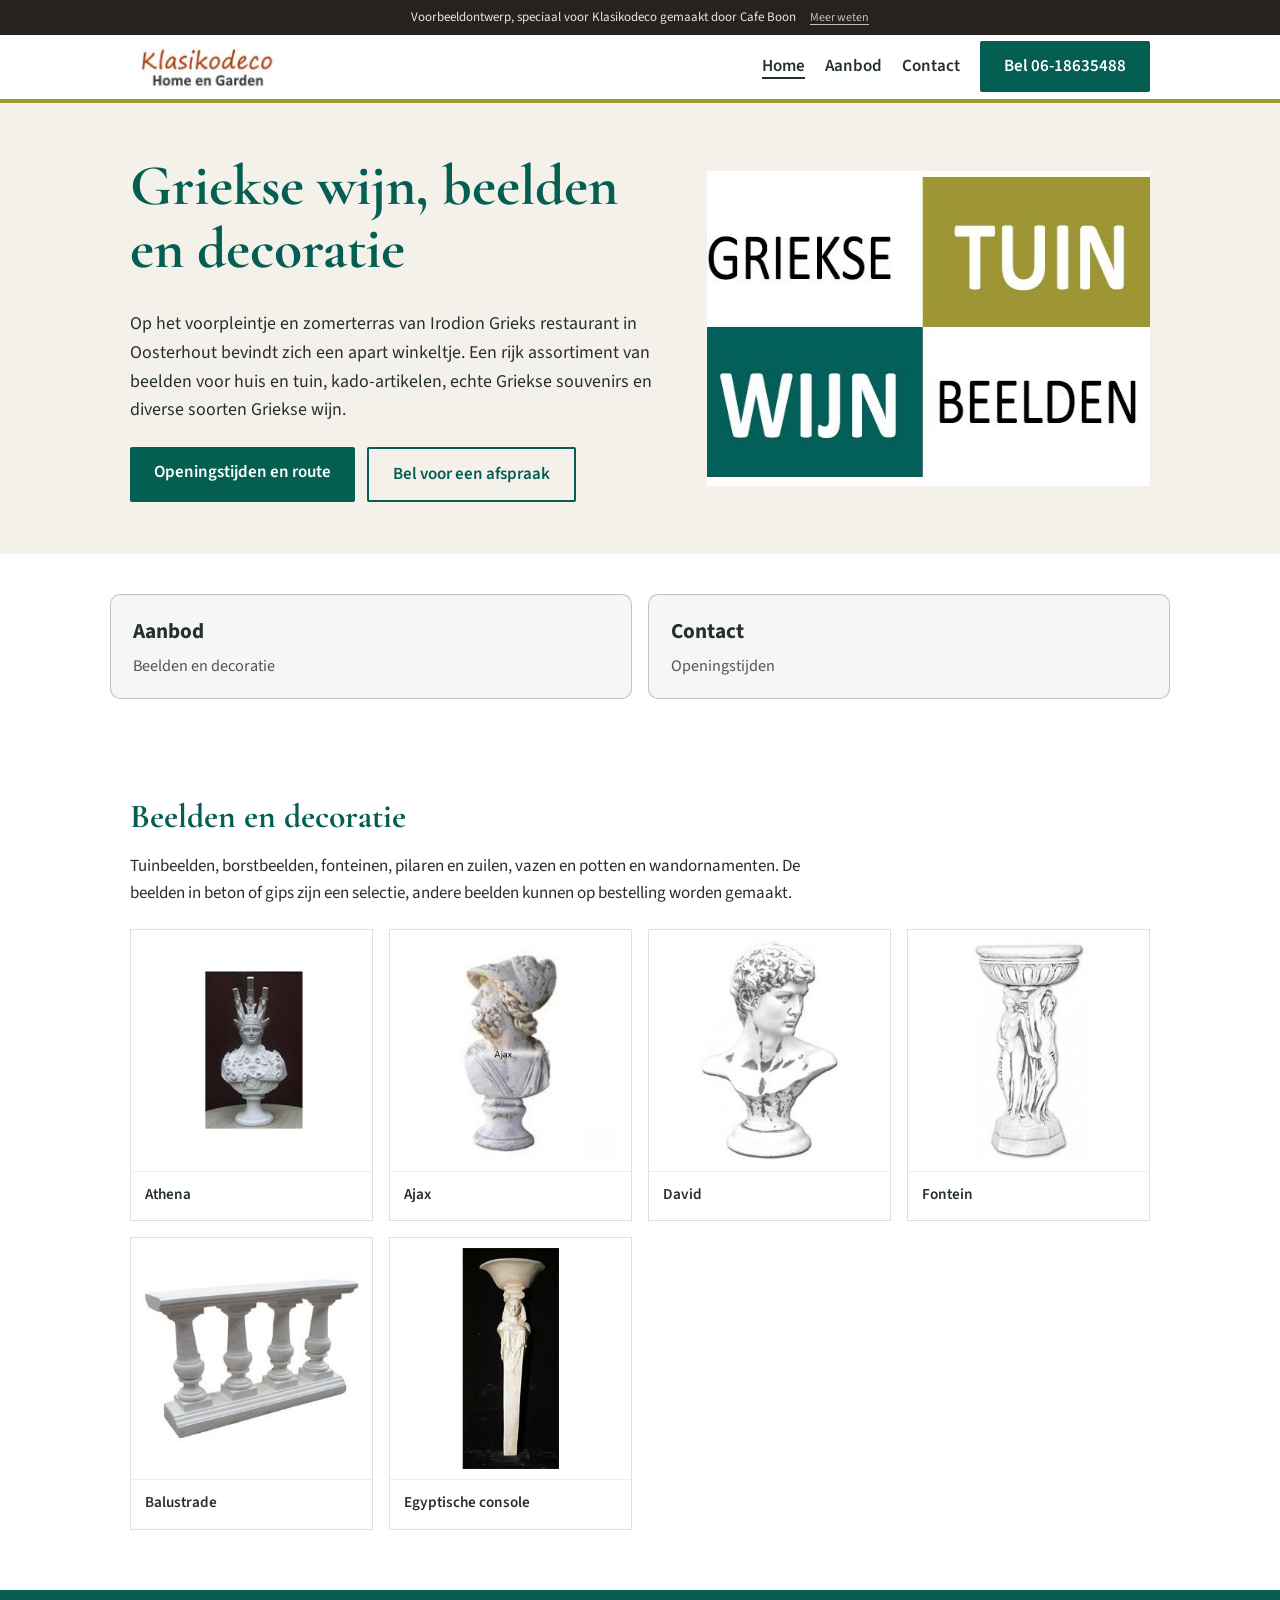
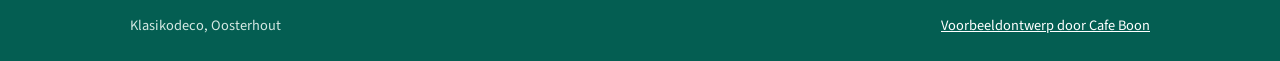
<file: index.html>
<!doctype html>
<html lang="nl">
<head>
<meta charset="utf-8">
<meta name="viewport" content="width=device-width,initial-scale=1">
<title>Klasikodeco Oosterhout | Griekse wijn, beelden en decoratie</title>
<meta name="description" content="Klasikodeco in Oosterhout is een winkeltje op het voorpleintje van Irodion met beelden voor huis en tuin, kado-artikelen, Griekse souvenirs en Griekse wijn.">
<meta name="robots" content="noindex">
<link rel="icon" type="image/png" href="images/favicon.png">
<meta property="og:title" content="Klasikodeco Oosterhout">
<meta property="og:description" content="Griekse wijn, beelden en decoratie in Oosterhout.">
<meta property="og:image" content="https://klasikodeco.cafeboon.com/images/og.jpg">
<meta property="og:type" content="website">
<link rel="preconnect" href="https://fonts.googleapis.com">
<link rel="preconnect" href="https://fonts.gstatic.com" crossorigin>
<link href="https://fonts.googleapis.com/css2?family=Cormorant+Garamond:wght@700&family=Source+Sans+3:wght@400;600&display=swap" rel="stylesheet">
<link rel="stylesheet" href="style.css">
</head>
<body>
<div class="vb-banner" role="note"><span>Voorbeeldontwerp, speciaal voor Klasikodeco gemaakt door Cafe Boon</span><a href="https://cafeboon.com">Meer weten</a></div>
<header><div class="wrap">
<a href="index.html"><img alt="Klasikodeco Home en Garden" src="images/header.jpg"/></a>
<nav><a aria-current="page" href="index.html">Home</a><a href="aanbod.html">Aanbod</a><a href="contact.html">Contact</a><a class="btn" href="tel:0618635488">Bel 06-18635488</a></nav>
</div></header>
<div aria-label="Pagina's" class="sn-bar" role="navigation"><a aria-current="page" class="sn-link" href="index.html">Home</a><a class="sn-link" href="aanbod.html">Aanbod</a><a class="sn-link" href="contact.html">Contact</a></div>
<main id="top">
<div class="hero"><div class="wrap">
<div>
<h1>Griekse wijn, beelden en decoratie</h1>
<p>Op het voorpleintje en zomerterras van Irodion Grieks restaurant in Oosterhout bevindt zich een apart winkeltje. Een rijk assortiment van beelden voor huis en tuin, kado-artikelen, echte Griekse souvenirs en diverse soorten Griekse wijn.</p>
<div class="acts"><a class="btn" href="contact.html">Openingstijden en route</a><a class="btn alt" href="tel:0618635488">Bel voor een afspraak</a></div>
</div>
<img alt="Klasikodeco: Griekse tuin, wijn en beelden" height="315" src="images/hero.jpg" width="532"/>
</div></div>
<div class="sn-cards"><a class="sn-card" href="aanbod.html"><strong>Aanbod</strong><span>Beelden en decoratie</span></a><a class="sn-card" href="contact.html"><strong>Contact</strong><span>Openingstijden</span></a></div>
<section><div class="wrap">
<h2>Beelden en decoratie</h2>
<p class="lead">Tuinbeelden, borstbeelden, fonteinen, pilaren en zuilen, vazen en potten en wandornamenten. De beelden in beton of gips zijn een selectie, andere beelden kunnen op bestelling worden gemaakt.</p>
<div class="grid">
<div class="item"><img alt="Borstbeeld Athena" loading="lazy" src="images/athena.jpg"/><p>Athena</p></div>
<div class="item"><img alt="Borstbeeld Ajax" loading="lazy" src="images/ajax.jpg"/><p>Ajax</p></div>
<div class="item"><img alt="Borstbeeld David" loading="lazy" src="images/david.jpg"/><p>David</p></div>
<div class="item"><img alt="Fontein" loading="lazy" src="images/fontein.jpg"/><p>Fontein</p></div>
<div class="item"><img alt="Balustrade" loading="lazy" src="images/balustrade.jpg"/><p>Balustrade</p></div>
<div class="item"><img alt="Egyptische console" loading="lazy" src="images/egipt.jpg"/><p>Egyptische console</p></div>
</div>
</div></section>
</main>
<footer><div class="wrap"><span>Klasikodeco, Oosterhout</span><a href="https://cafeboon.com">Voorbeeldontwerp door Cafe Boon</a></div></footer>
</body></html>
</file>
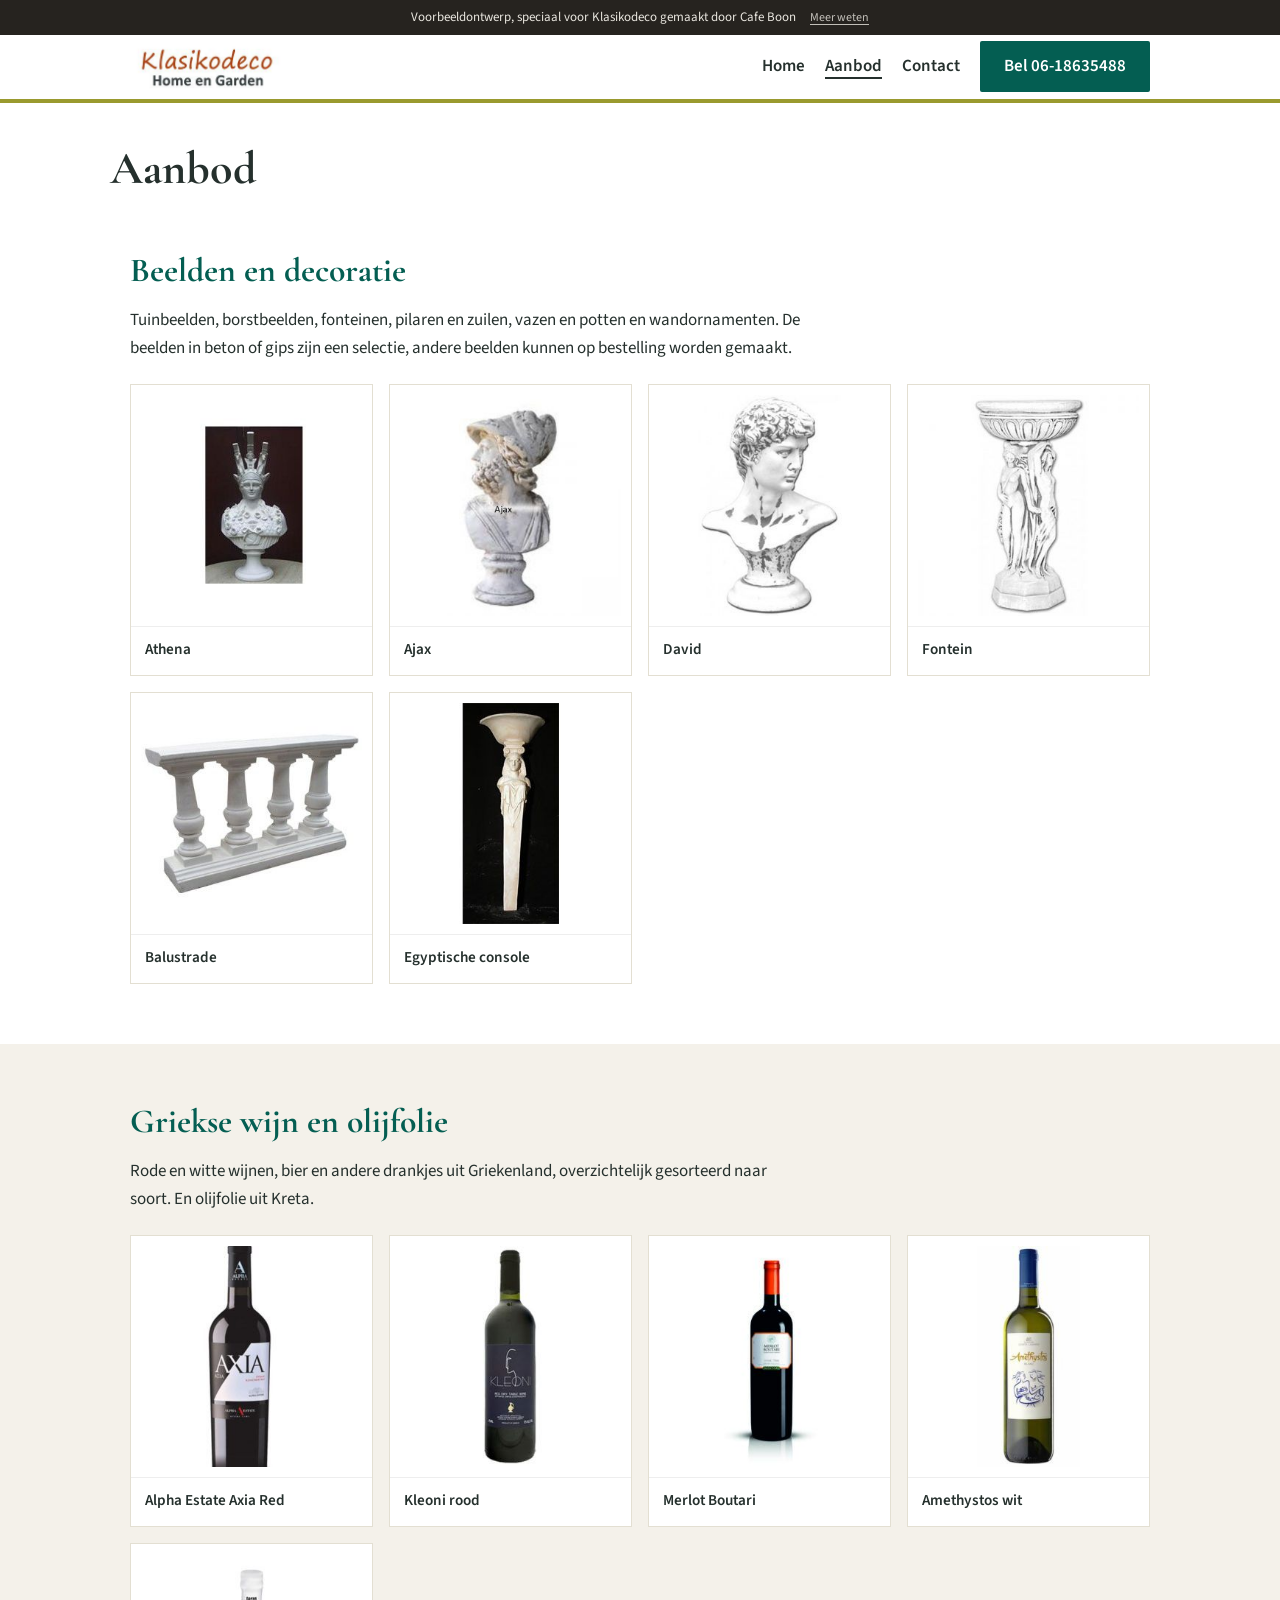
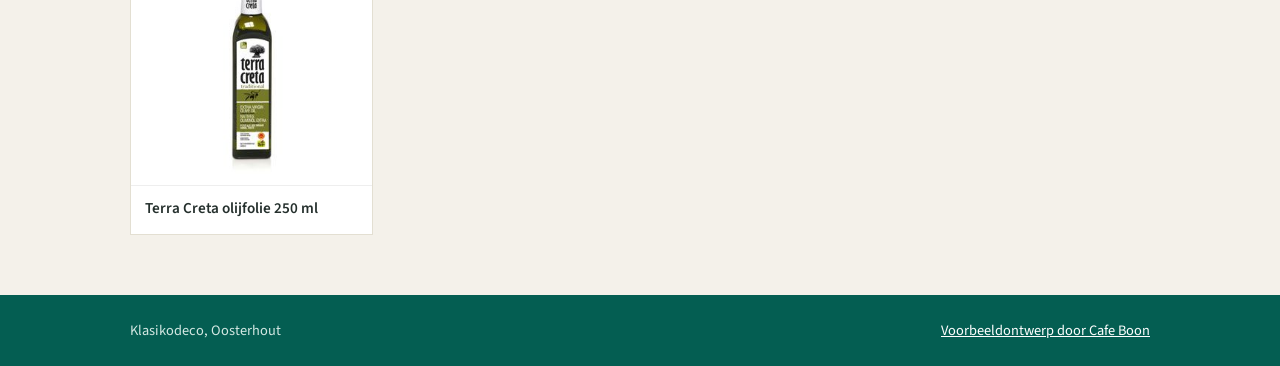
<file: aanbod.html>
<!doctype html>
<html lang="nl">
<head>
<meta charset="utf-8">
<meta name="viewport" content="width=device-width,initial-scale=1">
<title>Aanbod | Klasikodeco Oosterhout</title>
<meta name="description" content="Klasikodeco in Oosterhout is een winkeltje op het voorpleintje van Irodion met beelden voor huis en tuin, kado-artikelen, Griekse souvenirs en Griekse wijn.">
<meta name="robots" content="noindex">
<link rel="icon" type="image/png" href="images/favicon.png">
<meta property="og:title" content="Klasikodeco Oosterhout">
<meta property="og:description" content="Griekse wijn, beelden en decoratie in Oosterhout.">
<meta property="og:image" content="https://klasikodeco.cafeboon.com/images/og.jpg">
<meta property="og:type" content="website">
<link rel="preconnect" href="https://fonts.googleapis.com">
<link rel="preconnect" href="https://fonts.gstatic.com" crossorigin>
<link href="https://fonts.googleapis.com/css2?family=Cormorant+Garamond:wght@700&family=Source+Sans+3:wght@400;600&display=swap" rel="stylesheet">
<link rel="stylesheet" href="style.css">
</head>
<body>
<div class="vb-banner" role="note"><span>Voorbeeldontwerp, speciaal voor Klasikodeco gemaakt door Cafe Boon</span><a href="https://cafeboon.com">Meer weten</a></div>
<header><div class="wrap">
<a href="index.html"><img alt="Klasikodeco Home en Garden" src="images/header.jpg"/></a>
<nav><a href="index.html">Home</a><a aria-current="page" href="aanbod.html">Aanbod</a><a href="contact.html">Contact</a><a class="btn" href="tel:0618635488">Bel 06-18635488</a></nav>
</div></header>
<div aria-label="Pagina's" class="sn-bar" role="navigation"><a class="sn-link" href="index.html">Home</a><a aria-current="page" class="sn-link" href="aanbod.html">Aanbod</a><a class="sn-link" href="contact.html">Contact</a></div>
<main id="top">
<div class="sn-head"><h1>Aanbod</h1></div>
<section id="beelden"><div class="wrap">
<h2>Beelden en decoratie</h2>
<p class="lead">Tuinbeelden, borstbeelden, fonteinen, pilaren en zuilen, vazen en potten en wandornamenten. De beelden in beton of gips zijn een selectie, andere beelden kunnen op bestelling worden gemaakt.</p>
<div class="grid">
<div class="item"><img alt="Borstbeeld Athena" loading="lazy" src="images/athena.jpg"/><p>Athena</p></div>
<div class="item"><img alt="Borstbeeld Ajax" loading="lazy" src="images/ajax.jpg"/><p>Ajax</p></div>
<div class="item"><img alt="Borstbeeld David" loading="lazy" src="images/david.jpg"/><p>David</p></div>
<div class="item"><img alt="Fontein" loading="lazy" src="images/fontein.jpg"/><p>Fontein</p></div>
<div class="item"><img alt="Balustrade" loading="lazy" src="images/balustrade.jpg"/><p>Balustrade</p></div>
<div class="item"><img alt="Egyptische console" loading="lazy" src="images/egipt.jpg"/><p>Egyptische console</p></div>
</div>
</div></section>
<section class="wine" id="wijn"><div class="wrap">
<h2>Griekse wijn en olijfolie</h2>
<p class="lead">Rode en witte wijnen, bier en andere drankjes uit Griekenland, overzichtelijk gesorteerd naar soort. En olijfolie uit Kreta.</p>
<div class="grid">
<div class="item"><img alt="Alpha Estate Axia Red" loading="lazy" src="images/axia.jpg"/><p>Alpha Estate Axia Red</p></div>
<div class="item"><img alt="Kleoni rood" loading="lazy" src="images/kleoni.jpg"/><p>Kleoni rood</p></div>
<div class="item"><img alt="Merlot Boutari" loading="lazy" src="images/merlot.jpg"/><p>Merlot Boutari</p></div>
<div class="item"><img alt="Amethystos wit" loading="lazy" src="images/amethystos.jpg"/><p>Amethystos wit</p></div>
<div class="item"><img alt="Terra Creta olijfolie" loading="lazy" src="images/olie250.jpg"/><p>Terra Creta olijfolie 250 ml</p></div>
</div>
</div></section>
</main>
<footer><div class="wrap"><span>Klasikodeco, Oosterhout</span><a href="https://cafeboon.com">Voorbeeldontwerp door Cafe Boon</a></div></footer>
</body></html>
</file>
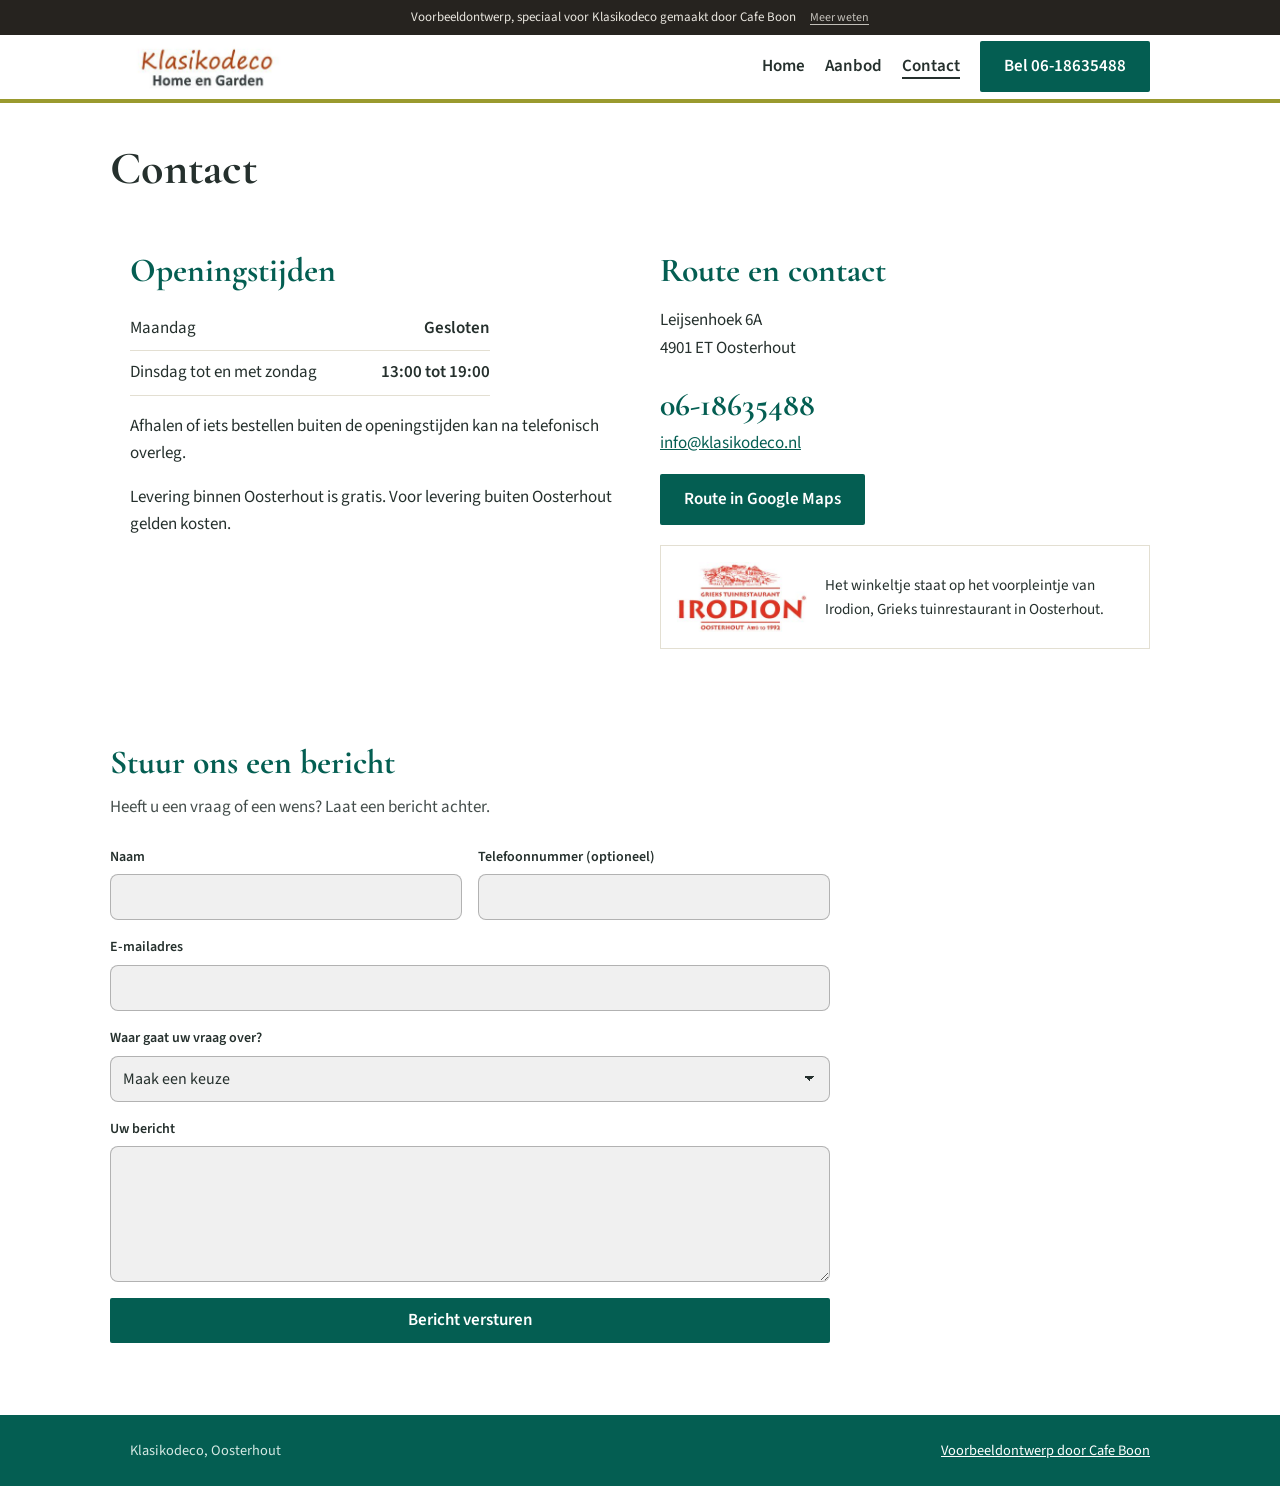
<file: contact.html>
<!doctype html>
<html lang="nl">
<head>
<meta charset="utf-8">
<meta name="viewport" content="width=device-width,initial-scale=1">
<title>Contact | Klasikodeco Oosterhout</title>
<meta name="description" content="Klasikodeco in Oosterhout is een winkeltje op het voorpleintje van Irodion met beelden voor huis en tuin, kado-artikelen, Griekse souvenirs en Griekse wijn.">
<meta name="robots" content="noindex">
<link rel="icon" type="image/png" href="images/favicon.png">
<meta property="og:title" content="Klasikodeco Oosterhout">
<meta property="og:description" content="Griekse wijn, beelden en decoratie in Oosterhout.">
<meta property="og:image" content="https://klasikodeco.cafeboon.com/images/og.jpg">
<meta property="og:type" content="website">
<link rel="preconnect" href="https://fonts.googleapis.com">
<link rel="preconnect" href="https://fonts.gstatic.com" crossorigin>
<link href="https://fonts.googleapis.com/css2?family=Cormorant+Garamond:wght@700&family=Source+Sans+3:wght@400;600&display=swap" rel="stylesheet">
<link rel="stylesheet" href="style.css">
</head>
<body>
<div class="vb-banner" role="note"><span>Voorbeeldontwerp, speciaal voor Klasikodeco gemaakt door Cafe Boon</span><a href="https://cafeboon.com">Meer weten</a></div>
<header><div class="wrap">
<a href="index.html"><img alt="Klasikodeco Home en Garden" src="images/header.jpg"/></a>
<nav><a href="index.html">Home</a><a href="aanbod.html">Aanbod</a><a aria-current="page" href="contact.html">Contact</a><a class="btn" href="tel:0618635488">Bel 06-18635488</a></nav>
</div></header>
<div aria-label="Pagina's" class="sn-bar" role="navigation"><a class="sn-link" href="index.html">Home</a><a class="sn-link" href="aanbod.html">Aanbod</a><a aria-current="page" class="sn-link" href="contact.html">Contact</a></div>
<main id="top">
<div class="sn-head"><h1>Contact</h1></div>
<section class="info" id="bezoek"><div class="wrap">
<div>
<h2>Openingstijden</h2>
<table>
<tr><td>Maandag</td><td>Gesloten</td></tr>
<tr><td>Dinsdag tot en met zondag</td><td>13:00 tot 19:00</td></tr>
</table>
<p>Afhalen of iets bestellen buiten de openingstijden kan na telefonisch overleg.</p>
<p>Levering binnen Oosterhout is gratis. Voor levering buiten Oosterhout gelden kosten.</p>
</div>
<div>
<h2>Route en contact</h2>
<p>Leijsenhoek 6A<br/>4901 ET Oosterhout</p>
<p><a class="big" href="tel:0618635488">06-18635488</a><br/><a href="mailto:info@klasikodeco.nl">info@klasikodeco.nl</a></p>
<p><a class="btn" href="https://www.google.com/maps/dir/?api=1&amp;destination=Leijsenhoek+6A+4901+ET+Oosterhout">Route in Google Maps</a></p>
<div class="irodion"><img alt="Irodion Grieks tuinrestaurant Oosterhout" loading="lazy" src="images/irodion.jpg"/><p>Het winkeltje staat op het voorpleintje van Irodion, Grieks tuinrestaurant in Oosterhout.</p></div>
</div>
</div></section>
</main>
<section class="sn-formsec" id="formulier"><div class="sn-formwrap"><h2>Stuur ons een bericht</h2><p class="sn-lead">Heeft u een vraag of een wens? Laat een bericht achter.</p><form class="sn-form" id="sn-form"><div class="sn-field"><label for="naam">Naam</label><input id="naam" name="naam" type="text" required autocomplete="name"></div><div class="sn-field"><label for="tel">Telefoonnummer (optioneel)</label><input id="tel" name="tel" type="tel" autocomplete="tel"></div><div class="sn-field full"><label for="email">E-mailadres</label><input id="email" name="email" type="email" required autocomplete="email"></div><div class="sn-field full"><label for="keuze">Waar gaat uw vraag over?</label><select id="keuze" name="keuze" required><option value="">Maak een keuze</option><option>Beelden en decoratie</option><option>Griekse wijn en olijfolie</option></select></div><div class="sn-field full"><label for="opm">Uw bericht</label><textarea id="opm" name="opm" rows="5" required></textarea></div><div class="sn-field full"><button class="btn" type="submit">Bericht versturen</button></div></form></div></section>
<script>(function(){var f=document.getElementById('sn-form');if(!f)return;f.addEventListener('submit',function(e){e.preventDefault();if(!f.checkValidity()){f.reportValidity();return;}var d=document.createElement('div');d.className='sn-done';d.setAttribute('role','status');d.tabIndex=-1;d.innerHTML='<h2>Bedankt voor uw bericht</h2><p>Dit is een voorbeeldwebsite van Cafe Boon. Uw bericht is daarom niet verstuurd. Neem voor een echt antwoord contact op via <a href="tel:0618635488">06-18635488</a>.</p>';f.parentNode.replaceChild(d,f);d.focus();});})();</script>
<footer><div class="wrap"><span>Klasikodeco, Oosterhout</span><a href="https://cafeboon.com">Voorbeeldontwerp door Cafe Boon</a></div></footer>
</body></html>
</file>
<file: style.css>
:root{--teal:#045e52;--olive:#9a9a2e;--brick:#a5451f;--stone:#f4f1ea;--ink:#25302d}
*{box-sizing:border-box}
html{scroll-behavior:smooth}
body{margin:0;font-family:'Source Sans 3',sans-serif;color:var(--ink);background:#fff;line-height:1.6;font-size:17px}
img{max-width:100%;display:block}
a{color:var(--teal)}
h1,h2,h3{font-family:'Cormorant Garamond',serif;font-weight:700;line-height:1.1;margin:0 0 .5em;color:var(--teal)}
h1{font-size:clamp(2.2rem,5.5vw,3.6rem)}
h2{font-size:2.1rem}
.wrap{max-width:1060px;margin:0 auto;padding:0 20px}
header{background:#fff;border-bottom:4px solid var(--olive);position:sticky;top:0;z-index:10}
header .wrap{display:flex;align-items:center;justify-content:space-between;gap:12px;padding-top:6px;padding-bottom:6px}
header img{height:52px;width:auto}
nav{display:flex;gap:20px;align-items:center}
nav a{text-decoration:none;font-weight:600;color:var(--ink)}
.btn{display:inline-block;background:var(--teal);color:#fff!important;padding:12px 24px;text-decoration:none;font-weight:600;border-radius:2px}
.btn.alt{background:transparent;color:var(--teal)!important;border:2px solid var(--teal)}
.hero{background:var(--stone)}
.hero .wrap{display:grid;grid-template-columns:1.1fr .9fr;gap:36px;align-items:center;padding-top:52px;padding-bottom:52px}
.hero p{font-size:1.12rem;max-width:32em}
.acts{display:flex;gap:12px;flex-wrap:wrap;margin-top:22px}
.hero img{width:100%}
section{padding:60px 0}
.grid{display:grid;grid-template-columns:repeat(4,1fr);gap:16px;margin-top:22px}
.item{border:1px solid #e3dfd2;background:#fff}
.item img{aspect-ratio:1/1;object-fit:contain;width:100%;padding:10px}
.item p{margin:0;padding:10px 14px 14px;font-weight:600;border-top:1px solid #eee;font-size:.95rem}
.lead{max-width:40em}
.wine{background:var(--stone)}
.info .wrap{display:grid;grid-template-columns:1fr 1fr;gap:40px}
table{border-collapse:collapse;width:100%;max-width:360px}
td{padding:8px 0;border-bottom:1px solid #e3dfd2}
td:last-child{text-align:right;font-weight:600}
.big{font-family:'Cormorant Garamond',serif;font-size:2rem;font-weight:700;text-decoration:none}
.irodion{display:flex;gap:18px;align-items:center;margin-top:20px;padding:16px;border:1px solid #e3dfd2}
.irodion img{width:130px;flex:none}
.irodion p{margin:0;font-size:.95rem}
footer{background:var(--teal);color:#d4e8e3;padding:24px 0;font-size:.9rem}
footer a{color:#fff}
footer .wrap{display:flex;justify-content:space-between;flex-wrap:wrap;gap:8px}
@media(max-width:820px){
.hero .wrap,.info .wrap{grid-template-columns:1fr}
.grid{grid-template-columns:repeat(2,1fr)}
nav a:not(.btn){display:none}
section{padding:40px 0}
header img{height:42px}
}
/* sitenav:start */
.sn-bar{display:none;gap:6px;overflow-x:auto;white-space:nowrap;-webkit-overflow-scrolling:touch;padding:8px 12px;background:inherit;color:inherit;font:inherit;line-height:1.2;border-bottom:1px solid rgba(128,128,128,.35);box-sizing:border-box;max-width:100%}
.sn-bar a.sn-link{flex:0 0 auto;padding:9px 15px;border-radius:999px;color:inherit;text-decoration:none;font-size:15px;font-weight:600;letter-spacing:0;text-transform:none;margin:0}
.sn-bar a.sn-link[aria-current="page"]{background:rgba(128,128,128,.2);box-shadow:inset 0 -2px 0 currentColor}
@media(max-width:820px){.sn-bar{display:flex}}
nav a[aria-current="page"]:not(.cta):not(.btn):not(.call){text-decoration:underline;text-underline-offset:6px;text-decoration-thickness:2px}
.sn-head{max-width:1100px;margin:0 auto;padding:40px 20px 0;box-sizing:border-box}
.sn-head h1{margin:0;color:inherit;font-size:clamp(30px,5vw,46px);line-height:1.1}
.sn-cards{max-width:1100px;margin:0 auto;padding:40px 20px;display:grid;grid-template-columns:repeat(auto-fit,minmax(230px,1fr));gap:16px;box-sizing:border-box}
.sn-card{display:block;padding:20px 22px;border:1px solid rgba(128,128,128,.45);border-radius:10px;background:rgba(128,128,128,.07);color:inherit;text-decoration:none;min-width:0}
.sn-card strong{display:block;font-size:1.25em;margin:0 0 6px;color:inherit}
.sn-card span{display:block;opacity:.8;font-size:.95em;line-height:1.4}
.sn-card:hover,.sn-card:focus-visible{border-color:currentColor}
/* sitenav:end */
/* voorbeeld-formulier:start */
@layer sn{.sn-form button.btn{border:0;font:inherit;cursor:pointer;line-height:1.2}}
.sn-formsec{padding:36px 0 72px}
.sn-formwrap{max-width:1100px;margin:0 auto;padding:0 20px;box-sizing:border-box}
.sn-formwrap>h2{margin:0 0 12px}
.sn-formwrap>.sn-lead,.sn-formwrap>.sn-form,.sn-formwrap>.sn-done{max-width:720px}
.sn-formwrap .sn-lead{margin:0 0 24px;opacity:.85}
.sn-form{display:grid;grid-template-columns:1fr 1fr;gap:16px}
.sn-field{display:flex;flex-direction:column;gap:6px;min-width:0;text-align:left}
.sn-field.full{grid-column:1/-1}
.sn-field label{font-size:14px;font-weight:600}
.sn-field input,.sn-field select,.sn-field textarea{font:inherit;font-size:16px;line-height:1.4;color:inherit;background:rgba(128,128,128,.12);border:1px solid rgba(128,128,128,.55);border-radius:8px;padding:11px 12px;width:100%;box-sizing:border-box;min-width:0;max-width:100%;-webkit-appearance:none;appearance:none}
.sn-field select{background-image:linear-gradient(45deg,transparent 50%,currentColor 50%),linear-gradient(135deg,currentColor 50%,transparent 50%);background-position:calc(100% - 20px) 50%,calc(100% - 15px) 50%;background-size:5px 5px;background-repeat:no-repeat;padding-right:38px}
.sn-field select option{color:#111;background:#fff}
.sn-field textarea{resize:vertical}
.sn-field input:focus,.sn-field select:focus,.sn-field textarea:focus{outline:2px solid currentColor;outline-offset:1px}
.sn-done{padding:28px;border:1px solid rgba(128,128,128,.55);border-radius:12px;background:rgba(128,128,128,.1)}
.sn-done h2{margin:0 0 10px}
.sn-done p{margin:0}
.sn-done a{text-decoration:underline;text-underline-offset:3px;font-weight:600}
.sn-formlink{padding:0 0 56px}
@media(max-width:640px){.sn-form{grid-template-columns:1fr}.sn-formsec{padding:24px 0 56px}}
/* voorbeeld-formulier:end */
/* voorbeeldbanner:start */
.vb-banner{display:flex;flex-wrap:wrap;justify-content:center;align-items:baseline;gap:2px 14px;padding:8px 16px;background:#26231f;color:#e9e6df;font-size:13px;line-height:1.45;letter-spacing:0;text-transform:none;font-weight:400;text-align:center;position:relative;z-index:1000}
.vb-banner a{color:inherit;opacity:.8;text-decoration:underline;text-underline-offset:3px;font-size:12px;font-weight:400;white-space:nowrap;letter-spacing:0;text-transform:none}
.vb-banner a:hover{opacity:1}
/* voorbeeldbanner:end */
</file>
